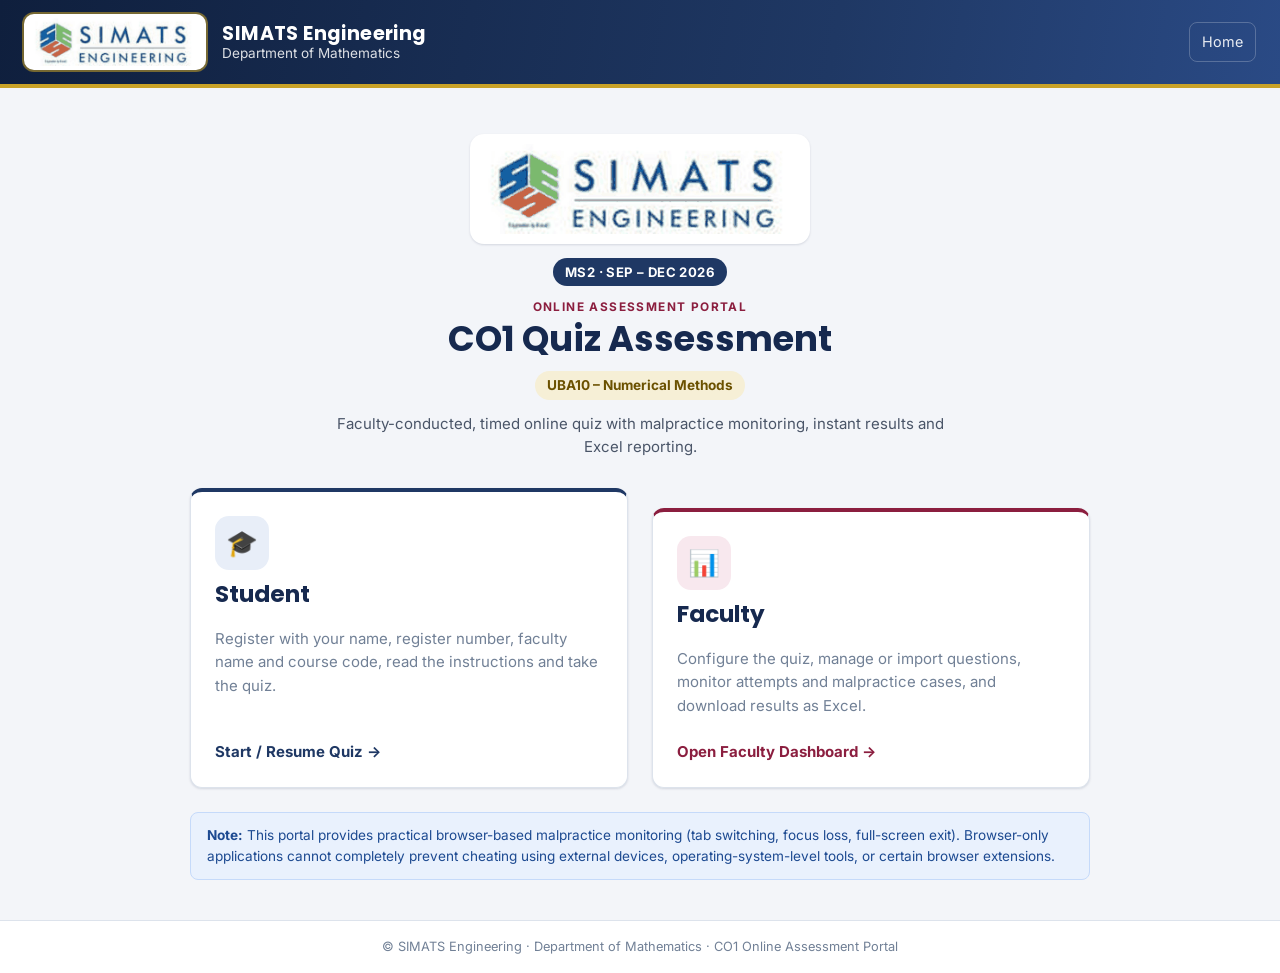
<file: index.html>
<!DOCTYPE html>
<html lang="en">
<head>
  <meta charset="UTF-8">
  <meta name="viewport" content="width=device-width, initial-scale=1">
  <title>Home · CO1 Quiz Portal · SIMATS Engineering</title>
  <link rel="preconnect" href="https://fonts.googleapis.com">
  <link rel="stylesheet" href="https://fonts.googleapis.com/css2?family=Inter:wght@400;500;600;700;800&family=Poppins:wght@600;700;800&display=swap">
  <link rel="stylesheet" href="css/style.css">
</head>
<body>
  <header class="portal-header">
    <div class="inner">
      <div class="brand-logo">
        <img class="inst-logo" src="img/simats-logo.png" alt="SIMATS Engineering" onload="this.parentNode.classList.add('has-logo')" onerror="this.remove()">
        <div class="emblem" aria-hidden="true">
        <svg viewBox="0 0 32 32"><path fill="#1f3864" d="M16 4 1 11l15 7 12-5.6V20h2v-8.6L31 11z"/><path fill="#8b1e3f" d="M7 15.2V21c0 2.5 4 4.5 9 4.5s9-2 9-4.5v-5.8l-9 4.2z"/><circle cx="29" cy="22" r="1.6" fill="#c9a227"/></svg></div>
      </div>
      <div class="brand-text">
        <div class="inst" data-config="institution">SIMATS Engineering</div>
        <div class="dept" data-config="department">Department of Mathematics</div>
      </div>
      <div class="spacer"></div>
      <a class="header-link" href="index.html">Home</a>
    </div>
  </header>
  <main class="page">
    <section class="hero">
      <img class="hero-logo" src="img/simats-logo.png" alt="SIMATS Engineering">
      <div class="session-chip" data-config="sessionLabel">MS2 · SEP – DEC 2026</div>
      <div class="eyebrow" style="margin-top:12px">Online Assessment Portal</div>
      <h1 data-config="quizTitle">CO1 Quiz Assessment</h1>
      <div class="course-chip" data-config="courseName">UBA10 – Numerical Methods</div>
      <p>Faculty-conducted, timed online quiz with malpractice monitoring, instant results and Excel reporting.</p>
    </section>
    <div class="entry-grid">
      <a class="card entry-card" href="student.html">
        <div class="entry-icon">🎓</div>
        <h2>Student</h2>
        <p class="muted">Register with your name, register number, faculty name and course code, read the instructions and take the quiz.</p>
        <span class="go">Start / Resume Quiz →</span>
      </a>
      <a class="card entry-card faculty" href="faculty.html">
        <div class="entry-icon">📊</div>
        <h2>Faculty</h2>
        <p class="muted">Configure the quiz, manage or import questions, monitor attempts and malpractice cases, and download results as Excel.</p>
        <span class="go">Open Faculty Dashboard →</span>
      </a>
    </div>
    <div class="notice alert alert-info small">
      <b>Note:</b> This portal provides practical browser-based malpractice monitoring (tab switching, focus loss,
      full-screen exit). Browser-only applications cannot completely prevent cheating using external devices,
      operating-system-level tools, or certain browser extensions.
    </div>
  </main>
  <footer class="portal-footer">
    © SIMATS Engineering · Department of Mathematics · CO1 Online Assessment Portal
  </footer>
  <script src="js/site-config.js"></script>
  <script src="js/app.js"></script>
  <script src="js/questions.js"></script>
  <script>CO1.data.getConfig().then(CO1.ui.applyBranding);</script>
  <script>
    /* Shown only if the page was opened without its js/css folders (e.g. straight from a zip or WhatsApp) */
    if (!window.CO1) document.body.innerHTML = '<div style="font-family:Arial,sans-serif;max-width:640px;margin:60px auto;padding:24px 28px;border:2px solid #c0392b;border-radius:12px;line-height:1.6"><h2 style="color:#c0392b;margin-top:0">Quiz files not found</h2><p>This page was opened <b>without its supporting files</b>, so the quiz cannot start.</p><ol><li>If you received a <b>zip file</b>: right-click it → <b>Extract All</b>, then open <b>index.html</b> from the extracted <b>quiz-app</b> folder (do not open it from inside the zip).</li><li>If you received a <b>link</b>: open the link in Google Chrome instead of a downloaded file.</li></ol></div>';
  </script>
</body>
</html>
</file>
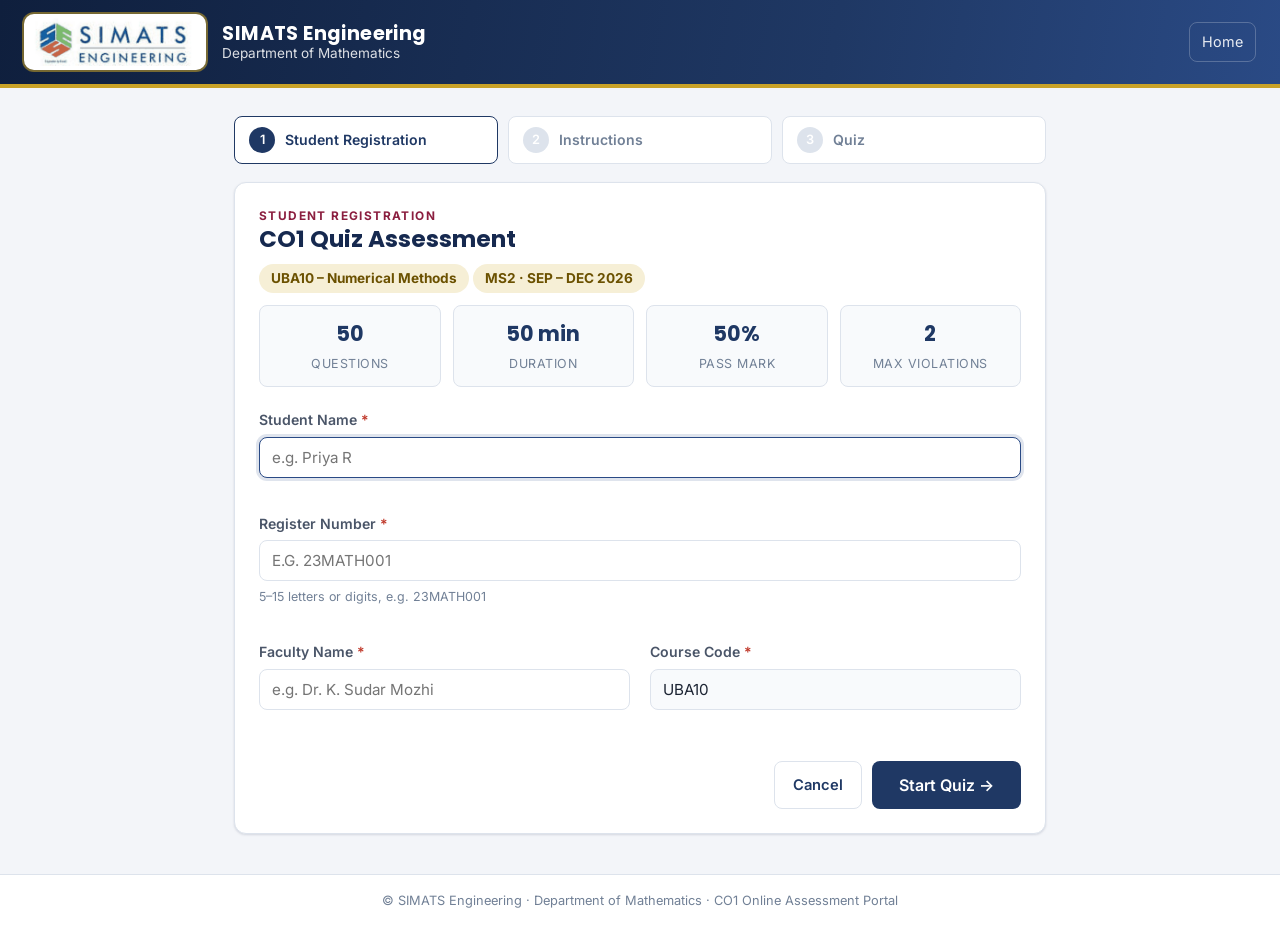
<file: quiz.html>
<!DOCTYPE html>
<html lang="en">
<head>
  <meta charset="UTF-8">
  <meta name="viewport" content="width=device-width, initial-scale=1">
  <title>Quiz · CO1 Quiz Portal · SIMATS Engineering</title>
  <link rel="preconnect" href="https://fonts.googleapis.com">
  <link rel="stylesheet" href="https://fonts.googleapis.com/css2?family=Inter:wght@400;500;600;700;800&family=Poppins:wght@600;700;800&display=swap">
  <link rel="stylesheet" href="css/style.css">
</head>
<body>
  <header class="portal-header">
    <div class="inner">
      <div class="brand-logo">
        <img class="inst-logo" src="img/simats-logo.png" alt="SIMATS Engineering" onload="this.parentNode.classList.add('has-logo')" onerror="this.remove()">
        <div class="emblem" aria-hidden="true">
        <svg viewBox="0 0 32 32"><path fill="#1f3864" d="M16 4 1 11l15 7 12-5.6V20h2v-8.6L31 11z"/><path fill="#8b1e3f" d="M7 15.2V21c0 2.5 4 4.5 9 4.5s9-2 9-4.5v-5.8l-9 4.2z"/><circle cx="29" cy="22" r="1.6" fill="#c9a227"/></svg></div>
      </div>
      <div class="brand-text">
        <div class="inst" data-config="institution">SIMATS Engineering</div>
        <div class="dept" data-config="department">Department of Mathematics</div>
      </div>
      <div class="spacer"></div>
      <span class="small" style="opacity:.85">Secure Assessment Mode</span>
    </div>
  </header>
  <div id="storageError" class="storage-error" hidden></div>
  <section class="exam-bar">
    <div class="inner">
      <div>
        <h1 class="exam-title"><span id="examTitle">CO1 QUIZ ASSESSMENT</span> <small class="exam-course" data-config="courseName">UBA10 – Numerical Methods</small> <small class="exam-course" data-config="sessionLabel">MS2 · SEP – DEC 2026</small></h1>
        <div class="exam-info">
          <span>Student Name: <b id="infoName">–</b></span>
          <span>Register Number: <b id="infoReg">–</b></span>
          <span>Faculty: <b id="infoFaculty">–</b></span>
          <span>Course Code: <b id="infoCourse">–</b></span>
        </div>
      </div>
      <div id="violationPill" class="violation-pill" title="Leaving the quiz screen is recorded as a violation">
        Malpractice Violations: <span id="violationCount">0 / 2</span>
      </div>
      <div id="timerBox" class="timer-box" role="timer" aria-live="off">
        <div class="lbl">Time Remaining</div>
        <div class="t" id="timer">30:00</div>
      </div>
    </div>
    <div class="progress-wrap">
      <div class="progress" aria-hidden="true"><div id="progressBar" class="progress-bar"></div></div>
      <span id="progressText">0 answered</span>
    </div>
  </section>

  <main class="page" id="quizApp">
    <div class="exam-wrap">
      <div id="examLayout" class="exam-layout">
        <article class="card question-card">
          <div id="questionCard"><p class="muted">Loading questions…</p></div>
          <div class="q-actions">
            <button type="button" id="btnClear" class="btn btn-secondary">Clear Response</button>
            <div class="grp">
              <button type="button" id="btnPrev" class="btn btn-secondary">← Previous</button>
              <button type="button" id="btnNext" class="btn btn-primary">Next →</button>
              <button type="button" id="btnSubmit2" class="btn btn-success" hidden>Submit Quiz</button>
            </div>
          </div>
          <div id="navHint" class="nav-hint" hidden>Backward navigation is disabled for this quiz.</div>
        </article>
        <aside class="card side-panel">
          <h4>Question Navigation</h4>
          <div id="palette" class="palette"></div>
          <div class="legend">
            <div><i class="lg-ans"></i>Answered <b id="cntAnswered">0</b></div>
            <div><i class="lg-not"></i>Not answered <b id="cntNotAnswered">0</b></div>
            <div><i class="lg-nv"></i>Not visited <b id="cntNotVisited">0</b></div>
          </div>
          <button type="button" id="btnSubmit" class="btn btn-success btn-lg">Submit Quiz</button>
          <p class="small muted mt-2">Keyboard: A–D to choose, ← → to move.</p>
        </aside>
      </div>
      <div id="gate" class="gate" hidden></div>
    </div>
  </main>
  <footer class="portal-footer">
    © SIMATS Engineering · Department of Mathematics · CO1 Online Assessment Portal
  </footer>
  <script src="js/site-config.js"></script>
  <script src="js/app.js"></script>
  <script src="js/questions.js"></script>
  <script src="js/malpractice.js"></script>
  <script src="js/results.js"></script>
  <script src="js/quiz.js"></script>
  <script>
    /* Shown only if the page was opened without its js/css folders (e.g. straight from a zip or WhatsApp) */
    if (!window.CO1) document.body.innerHTML = '<div style="font-family:Arial,sans-serif;max-width:640px;margin:60px auto;padding:24px 28px;border:2px solid #c0392b;border-radius:12px;line-height:1.6"><h2 style="color:#c0392b;margin-top:0">Quiz files not found</h2><p>This page was opened <b>without its supporting files</b>, so the quiz cannot start.</p><ol><li>If you received a <b>zip file</b>: right-click it → <b>Extract All</b>, then open <b>index.html</b> from the extracted <b>quiz-app</b> folder (do not open it from inside the zip).</li><li>If you received a <b>link</b>: open the link in Google Chrome instead of a downloaded file.</li></ol></div>';
  </script>
</body>
</html>
</file>
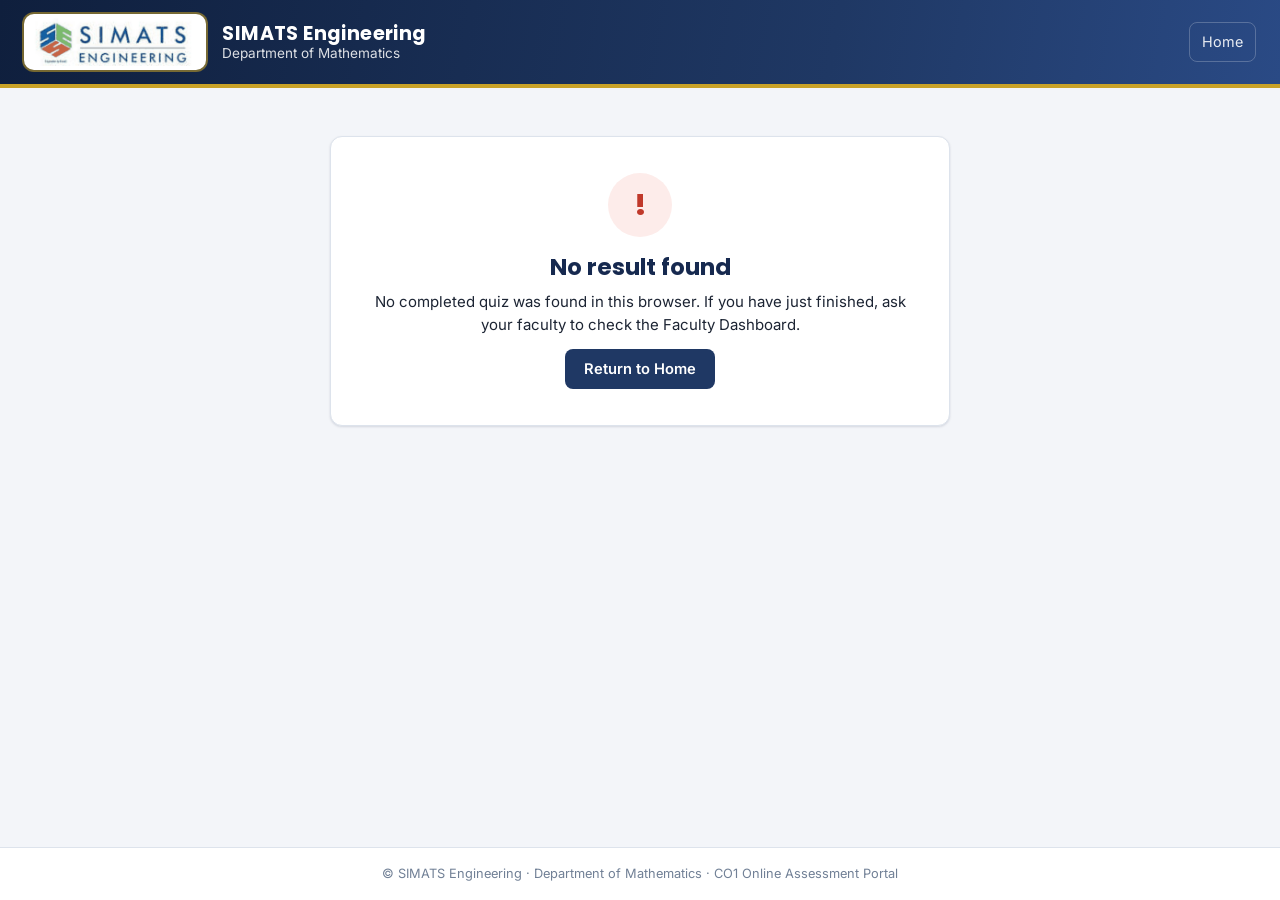
<file: result.html>
<!DOCTYPE html>
<html lang="en">
<head>
  <meta charset="UTF-8">
  <meta name="viewport" content="width=device-width, initial-scale=1">
  <title>Result · CO1 Quiz Portal · SIMATS Engineering</title>
  <link rel="preconnect" href="https://fonts.googleapis.com">
  <link rel="stylesheet" href="https://fonts.googleapis.com/css2?family=Inter:wght@400;500;600;700;800&family=Poppins:wght@600;700;800&display=swap">
  <link rel="stylesheet" href="css/style.css">
</head>
<body>
  <header class="portal-header">
    <div class="inner">
      <div class="brand-logo">
        <img class="inst-logo" src="img/simats-logo.png" alt="SIMATS Engineering" onload="this.parentNode.classList.add('has-logo')" onerror="this.remove()">
        <div class="emblem" aria-hidden="true">
        <svg viewBox="0 0 32 32"><path fill="#1f3864" d="M16 4 1 11l15 7 12-5.6V20h2v-8.6L31 11z"/><path fill="#8b1e3f" d="M7 15.2V21c0 2.5 4 4.5 9 4.5s9-2 9-4.5v-5.8l-9 4.2z"/><circle cx="29" cy="22" r="1.6" fill="#c9a227"/></svg></div>
      </div>
      <div class="brand-text">
        <div class="inst" data-config="institution">SIMATS Engineering</div>
        <div class="dept" data-config="department">Department of Mathematics</div>
      </div>
      <div class="spacer"></div>
      <a class="header-link" href="index.html">Home</a>
    </div>
  </header>
  <main class="page narrow" id="resultApp">
    <p class="muted">Loading result…</p>
  </main>
  <footer class="portal-footer">
    © SIMATS Engineering · Department of Mathematics · CO1 Online Assessment Portal
  </footer>
  <script src="js/site-config.js"></script>
  <script src="js/app.js"></script>
  <script src="js/questions.js"></script>
  <script src="js/malpractice.js"></script>
  <script src="js/results.js"></script>

  <script>
    /* Shown only if the page was opened without its js/css folders (e.g. straight from a zip or WhatsApp) */
    if (!window.CO1) document.body.innerHTML = '<div style="font-family:Arial,sans-serif;max-width:640px;margin:60px auto;padding:24px 28px;border:2px solid #c0392b;border-radius:12px;line-height:1.6"><h2 style="color:#c0392b;margin-top:0">Quiz files not found</h2><p>This page was opened <b>without its supporting files</b>, so the quiz cannot start.</p><ol><li>If you received a <b>zip file</b>: right-click it → <b>Extract All</b>, then open <b>index.html</b> from the extracted <b>quiz-app</b> folder (do not open it from inside the zip).</li><li>If you received a <b>link</b>: open the link in Google Chrome instead of a downloaded file.</li></ol></div>';
  </script>
</body>
</html>
</file>
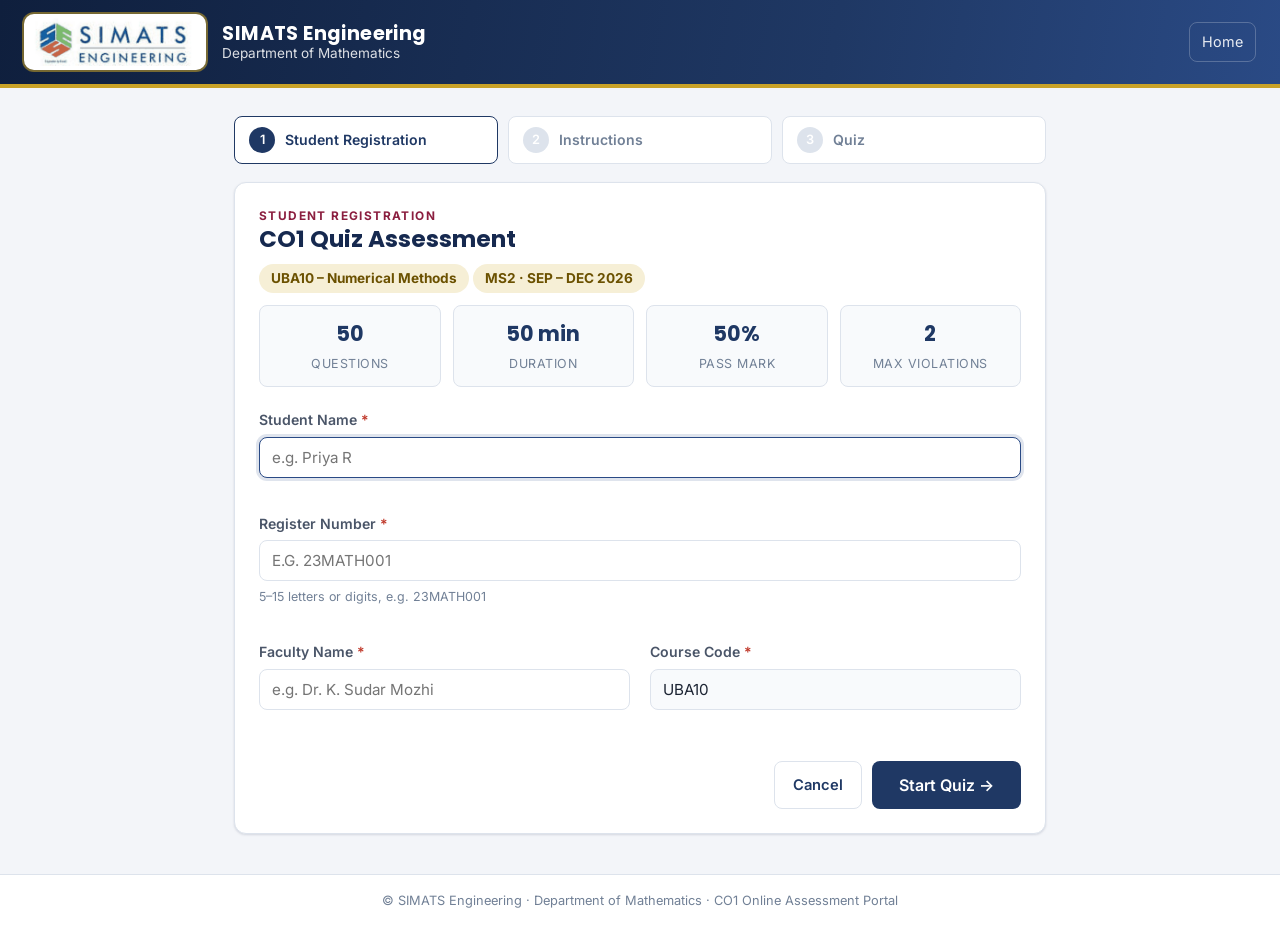
<file: student.html>
<!DOCTYPE html>
<html lang="en">
<head>
  <meta charset="UTF-8">
  <meta name="viewport" content="width=device-width, initial-scale=1">
  <title>Student Registration · CO1 Quiz Portal · SIMATS Engineering</title>
  <link rel="preconnect" href="https://fonts.googleapis.com">
  <link rel="stylesheet" href="https://fonts.googleapis.com/css2?family=Inter:wght@400;500;600;700;800&family=Poppins:wght@600;700;800&display=swap">
  <link rel="stylesheet" href="css/style.css">
</head>
<body>
  <header class="portal-header">
    <div class="inner">
      <div class="brand-logo">
        <img class="inst-logo" src="img/simats-logo.png" alt="SIMATS Engineering" onload="this.parentNode.classList.add('has-logo')" onerror="this.remove()">
        <div class="emblem" aria-hidden="true">
        <svg viewBox="0 0 32 32"><path fill="#1f3864" d="M16 4 1 11l15 7 12-5.6V20h2v-8.6L31 11z"/><path fill="#8b1e3f" d="M7 15.2V21c0 2.5 4 4.5 9 4.5s9-2 9-4.5v-5.8l-9 4.2z"/><circle cx="29" cy="22" r="1.6" fill="#c9a227"/></svg></div>
      </div>
      <div class="brand-text">
        <div class="inst" data-config="institution">SIMATS Engineering</div>
        <div class="dept" data-config="department">Department of Mathematics</div>
      </div>
      <div class="spacer"></div>
      <a class="header-link" href="index.html">Home</a>
    </div>
  </header>
  <main class="page narrow">
    <!-- STEP 1: REGISTRATION -->
    <section id="regStep">
      <div class="steps"><div class="step active"><span class="n">1</span>Student Registration</div><div class="step"><span class="n">2</span>Instructions</div><div class="step"><span class="n">3</span>Quiz</div></div>
      <div class="card">
        <div class="eyebrow">Student Registration</div>
        <h2 data-config="quizTitle">CO1 Quiz Assessment</h2>
        <div class="course-chip" data-config="courseName">UBA10 – Numerical Methods</div> <div class="course-chip" data-config="sessionLabel">MS2 · SEP – DEC 2026</div>
        <div class="facts">
          <div class="fact"><b id="factQuestions">–</b><span>Questions</span></div>
          <div class="fact"><b id="factDuration">–</b><span>Duration</span></div>
          <div class="fact"><b id="factPass">–</b><span>Pass mark</span></div>
          <div class="fact"><b id="factViolations">–</b><span>Max violations</span></div>
        </div>
        <form id="regForm" class="form-grid" novalidate autocomplete="off">
          <label class="span-2"><span>Student Name <span class="req">*</span></span>
            <input id="studentName" class="form-control" maxlength="80" placeholder="e.g. Priya R" autofocus>
            <span id="studentNameErr" class="field-error"></span>
          </label>
          <label class="span-2"><span>Register Number <span class="req">*</span></span>
            <input id="regNo" class="form-control" maxlength="20" placeholder="e.g. 23MATH001" style="text-transform:uppercase">
            <span id="regNoHint" class="field-hint"></span>
            <span id="regNoErr" class="field-error"></span>
          </label>
          <label><span>Faculty Name <span class="req">*</span></span>
            <input id="facultyName" class="form-control" maxlength="80" placeholder="e.g. Dr. K. Sudar Mozhi">
            <span id="facultyNameErr" class="field-error"></span>
          </label>
          <label><span>Course Code <span class="req">*</span></span>
            <input id="courseCode" class="form-control" maxlength="20" placeholder="e.g. MAT101" style="text-transform:uppercase">
            <span id="courseCodeErr" class="field-error"></span>
          </label>
          <div class="span-2 btn-row end">
            <a class="btn btn-secondary" href="index.html">Cancel</a>
            <button type="submit" class="btn btn-primary btn-lg">Start Quiz →</button>
          </div>
        </form>
      </div>
    </section>

    <!-- STEP 2: INSTRUCTIONS -->
    <section id="instStep" hidden>
      <div class="steps"><div class="step done"><span class="n">✓</span>Student Registration</div><div class="step active"><span class="n">2</span>Instructions</div><div class="step"><span class="n">3</span>Quiz</div></div>
      <div class="card instructions">
        <div class="confirm-box">
          <div><span>Student</span><b id="confirmName"></b></div>
          <div><span>Register No.</span><b id="confirmReg"></b></div>
          <div><span>Faculty</span><b id="confirmFaculty"></b></div>
          <div><span>Course Code</span><b id="confirmCourse"></b></div>
        </div>
        <h2>Quiz Instructions</h2>
        <p class="muted">The quiz has <b id="instQuestions">–</b> multiple-choice questions and must be completed in <b id="instDuration">–</b> minutes. It is submitted automatically when the time is over.</p>
        <ol>
          <li>Do not open another browser tab.</li>
          <li>Do not switch to another application or window.</li>
          <li>Do not minimize the browser.</li>
          <li>Do not use browser extensions or external assistance.</li>
          <li>Do not use search engines or other websites.</li>
          <li>Do not use AI tools or other external resources.</li>
          <li>Stay on the quiz screen until submission.</li>
          <li id="instFullscreen" hidden>The quiz runs in <b>full-screen mode</b>. Leaving full-screen mode is recorded as a violation.</li>
          <li>Copy, paste, right-click and developer-tool shortcuts are disabled.</li>
          <li id="instNoBack" hidden>You <b>cannot return</b> to a previous question once you move forward.</li>
          <li>If the page is refreshed accidentally, your answers and timer are restored. Leaving the page for a long time is recorded as a violation.</li>
          <li class="key">Any suspicious screen/tab switching will be recorded as a malpractice violation.</li>
          <li class="key">Maximum <span id="instViolations">2</span> violations are allowed.</li>
          <li class="key">On the <span id="instTerminate">3rd</span> violation, the quiz will automatically terminate and the result will be marked as MALPRACTICE.</li>
        </ol>
        <div class="ext-warning" role="alert">
          <span aria-hidden="true">⚠</span>
          <span>Do not use browser extensions, AI assistants, search tools, or any external resources during the assessment.</span>
        </div>
        <div class="agree-box">
          <label class="check"><input type="checkbox" id="agree"> I have read and understood the instructions.</label>
        </div>
        <div class="btn-row end">
          <button type="button" id="btnBack" class="btn btn-secondary">← Edit Details</button>
          <button type="button" id="btnBegin" class="btn btn-primary btn-lg" disabled>I Agree — Begin Quiz</button>
        </div>
      </div>
    </section>

    <section id="blockStep" hidden></section>
  </main>
  <footer class="portal-footer">
    © SIMATS Engineering · Department of Mathematics · CO1 Online Assessment Portal
  </footer>
  <script src="js/site-config.js"></script>
  <script src="js/app.js"></script>
  <script src="js/questions.js"></script>
  <script src="js/malpractice.js"></script>
  <script src="js/results.js"></script>
  <script src="js/student.js"></script>
  <script>
    /* Shown only if the page was opened without its js/css folders (e.g. straight from a zip or WhatsApp) */
    if (!window.CO1) document.body.innerHTML = '<div style="font-family:Arial,sans-serif;max-width:640px;margin:60px auto;padding:24px 28px;border:2px solid #c0392b;border-radius:12px;line-height:1.6"><h2 style="color:#c0392b;margin-top:0">Quiz files not found</h2><p>This page was opened <b>without its supporting files</b>, so the quiz cannot start.</p><ol><li>If you received a <b>zip file</b>: right-click it → <b>Extract All</b>, then open <b>index.html</b> from the extracted <b>quiz-app</b> folder (do not open it from inside the zip).</li><li>If you received a <b>link</b>: open the link in Google Chrome instead of a downloaded file.</li></ol></div>';
  </script>
</body>
</html>
</file>
<file: css/style.css>
/* =============================================================================
 * CO1 Quiz Assessment Portal — style.css
 * SIMATS Engineering · Department of Mathematics
 * Pure CSS (no framework) — responsive, desktop-first, print-friendly
 * ========================================================================== */

/* ---------- Design tokens ---------- */
:root {
  --navy-900: #0f1f3d;
  --navy-800: #16294f;
  --navy-700: #1f3864;
  --navy-600: #2a4a85;
  --navy-100: #e8eef8;
  --maroon: #8b1e3f;
  --maroon-600: #a32a4f;
  --gold: #c9a227;
  --gold-soft: #f6efd6;

  --bg: #f3f5f9;
  --surface: #ffffff;
  --surface-2: #f8fafc;
  --border: #dde3ec;
  --text: #1c2433;
  --text-2: #4a5568;
  --muted: #718096;

  --success: #1e7b34;
  --success-bg: #e6f4ea;
  --danger: #c0392b;
  --danger-bg: #fdecea;
  --warning: #b7791f;
  --warning-bg: #fff6e0;
  --info: #2a6fdb;
  --info-bg: #e9f1fd;

  --radius: 12px;
  --radius-sm: 8px;
  --shadow-sm: 0 1px 2px rgba(15, 31, 61, .06), 0 1px 3px rgba(15, 31, 61, .08);
  --shadow: 0 4px 16px rgba(15, 31, 61, .08);
  --shadow-lg: 0 18px 50px rgba(15, 31, 61, .25);
  --font: 'Inter', 'Segoe UI', system-ui, -apple-system, Roboto, 'Helvetica Neue', Arial, sans-serif;
  --font-head: 'Poppins', 'Inter', 'Segoe UI', system-ui, sans-serif;
}

*, *::before, *::after { box-sizing: border-box; }
html { -webkit-text-size-adjust: 100%; }
body {
  margin: 0;
  font-family: var(--font);
  font-size: 15px;
  line-height: 1.55;
  color: var(--text);
  background: var(--bg);
  min-height: 100vh;
  display: flex;
  flex-direction: column;
}
h1, h2, h3, h4 { font-family: var(--font-head); color: var(--navy-800); margin: 0 0 .5rem; line-height: 1.25; }
h1 { font-size: 1.9rem; } h2 { font-size: 1.45rem; } h3 { font-size: 1.15rem; } h4 { font-size: 1rem; }
p { margin: 0 0 .8rem; }
a { color: var(--navy-600); }
code { background: var(--navy-100); padding: .1em .35em; border-radius: 4px; font-size: .9em; }
[hidden] { display: none !important; }
.muted { color: var(--muted); } .small { font-size: .85rem; } .center { text-align: center; justify-content: center; }
.text-success { color: var(--success); } .text-danger { color: var(--danger); }
.mt-2 { margin-top: .75rem; } .mt-3 { margin-top: 1.25rem; }
.no-select { -webkit-user-select: none; user-select: none; }
.no-select input, .no-select textarea { -webkit-user-select: text; user-select: text; }

/* ---------- Portal header ---------- */
.portal-header {
  background: linear-gradient(100deg, var(--navy-900) 0%, var(--navy-700) 65%, var(--navy-600) 100%);
  color: #fff;
  border-bottom: 4px solid var(--gold);
}
.portal-header .inner {
  max-width: 1280px; margin: 0 auto; padding: 14px 24px;
  display: flex; align-items: center; gap: 16px;
}
.emblem {
  width: 50px; height: 50px; flex: none; border-radius: 50%;
  background: #fff; display: grid; place-items: center;
  box-shadow: 0 0 0 3px rgba(201, 162, 39, .55);
}
.emblem svg { width: 30px; height: 30px; }
.brand-logo { display: flex; align-items: center; flex: none; }
.brand-logo .inst-logo { display: none; height: 56px; width: auto; max-width: 240px; object-fit: contain; background: #fff; padding: 4px 10px; border-radius: 10px; box-shadow: 0 0 0 2px rgba(201, 162, 39, .55); }
.brand-logo.has-logo .inst-logo { display: block; }
.brand-logo.has-logo .emblem { display: none; }
.course-chip { display: inline-block; margin: 2px 0 12px; padding: 4px 12px; border-radius: 999px; background: var(--gold-soft); color: #6b5100; font-weight: 700; font-size: .85rem; }
.exam-course { font-family: var(--font); font-size: .8rem; font-weight: 600; letter-spacing: 0; color: var(--maroon); margin-left: 6px; }
.brand-text { line-height: 1.2; }
.brand-text .inst { font-family: var(--font-head); font-weight: 700; font-size: 1.2rem; letter-spacing: .4px; }
.brand-text .dept { font-size: .85rem; opacity: .85; }
.portal-header .spacer { flex: 1; }
.portal-header .header-link { color: #fff; text-decoration: none; font-size: .9rem; opacity: .9; padding: 8px 12px; border-radius: 8px; border: 1px solid rgba(255,255,255,.25); background: transparent; cursor: pointer; font-family: inherit; }
.portal-header .header-link:hover { background: rgba(255, 255, 255, .1); opacity: 1; }

main.page { flex: 1; width: 100%; max-width: 1280px; margin: 0 auto; padding: 28px 24px 40px; }
main.page.narrow { max-width: 860px; }
.portal-footer { text-align: center; font-size: .8rem; color: var(--muted); padding: 16px; border-top: 1px solid var(--border); background: var(--surface); }

/* ---------- Cards ---------- */
.card { background: var(--surface); border: 1px solid var(--border); border-radius: var(--radius); box-shadow: var(--shadow-sm); padding: 24px; }
.card + .card { margin-top: 20px; }
.card-title { display: flex; align-items: center; gap: 10px; margin-bottom: 14px; }
.card-head { display: flex; align-items: center; justify-content: space-between; gap: 12px; flex-wrap: wrap; margin-bottom: 16px; }
.card-head h3 { margin: 0; }
.eyebrow { text-transform: uppercase; letter-spacing: 1.4px; font-size: .74rem; font-weight: 700; color: var(--maroon); }

/* ---------- Buttons ---------- */
.btn {
  display: inline-flex; align-items: center; justify-content: center; gap: 8px;
  font: 600 .92rem var(--font); padding: 10px 18px; border-radius: var(--radius-sm);
  border: 1px solid transparent; cursor: pointer; text-decoration: none; white-space: nowrap;
  transition: background .15s, box-shadow .15s, transform .05s, border-color .15s;
  color: var(--text); background: var(--surface);
}
.btn:active:not(:disabled) { transform: translateY(1px); }
.btn:focus-visible { outline: 3px solid rgba(42, 74, 133, .35); outline-offset: 2px; }
.btn:disabled { opacity: .5; cursor: not-allowed; }
.btn-primary { background: var(--navy-700); color: #fff; }
.btn-primary:hover:not(:disabled) { background: var(--navy-800); }
.btn-secondary { background: var(--surface); border-color: var(--border); color: var(--navy-700); }
.btn-secondary:hover:not(:disabled) { background: var(--navy-100); }
.btn-success { background: var(--success); color: #fff; }
.btn-success:hover:not(:disabled) { background: #186629; }
.btn-danger { background: var(--danger); color: #fff; }
.btn-danger:hover:not(:disabled) { background: #a5301f; }
.btn-maroon { background: var(--maroon); color: #fff; }
.btn-maroon:hover:not(:disabled) { background: var(--maroon-600); }
.btn-ghost-danger { background: transparent; color: var(--danger); border-color: #f2c4bf; }
.btn-ghost-danger:hover:not(:disabled) { background: var(--danger-bg); }
.btn-lg { padding: 13px 26px; font-size: 1rem; }
.btn-sm { padding: 5px 10px; font-size: .8rem; }
.btn-icon { padding: 5px 9px; background: var(--surface-2); border-color: var(--border); }
.btn-row { display: flex; gap: 10px; flex-wrap: wrap; margin-top: 16px; }
.btn-row.end { justify-content: flex-end; }

/* ---------- Forms ---------- */
.form-grid { display: grid; grid-template-columns: repeat(2, minmax(0, 1fr)); gap: 16px 20px; }
.form-grid .span-2 { grid-column: span 2; }
label { display: flex; flex-direction: column; gap: 6px; font-weight: 600; font-size: .88rem; color: var(--text-2); }
label .req { color: var(--danger); }
.form-control {
  font: 400 .95rem var(--font); color: var(--text); width: 100%;
  padding: 10px 12px; border: 1px solid var(--border); border-radius: var(--radius-sm); background: #fff;
  transition: border-color .15s, box-shadow .15s;
}
.form-control:focus { outline: none; border-color: var(--navy-600); box-shadow: 0 0 0 3px rgba(42, 74, 133, .15); }
.form-control.is-invalid { border-color: var(--danger); box-shadow: 0 0 0 3px rgba(192, 57, 43, .12); }
.form-control[readonly] { background: var(--surface-2); }
.field-error { color: var(--danger); font-size: .8rem; font-weight: 500; min-height: 1em; }
.field-hint { color: var(--muted); font-size: .78rem; font-weight: 400; }
.check { flex-direction: row; align-items: flex-start; gap: 10px; font-weight: 500; cursor: pointer; }
.check input { width: 18px; height: 18px; margin-top: 2px; accent-color: var(--navy-700); flex: none; }
.switch-row { display: flex; align-items: center; justify-content: space-between; gap: 12px; padding: 10px 0; border-bottom: 1px dashed var(--border); font-weight: 500; flex-direction: row; }
.switch-row small { display: block; color: var(--muted); font-weight: 400; }
.switch-row input { width: 20px; height: 20px; accent-color: var(--navy-700); flex: none; }

/* ---------- Badges & alerts ---------- */
.badge { display: inline-block; padding: 3px 9px; border-radius: 999px; font-size: .74rem; font-weight: 700; letter-spacing: .3px; }
.badge-success { background: var(--success-bg); color: var(--success); }
.badge-danger { background: var(--danger-bg); color: var(--danger); }
.badge-warning { background: var(--warning-bg); color: var(--warning); }
.badge-primary { background: var(--navy-100); color: var(--navy-700); }
.badge-dark { background: var(--navy-900); color: #fff; }
.alert { padding: 12px 16px; border-radius: var(--radius-sm); border: 1px solid; margin-bottom: 14px; }
.alert-warning { background: var(--warning-bg); border-color: #f3dca5; color: #6b4a10; }
.alert-danger { background: var(--danger-bg); border-color: #f2c4bf; color: #7d1f15; }
.alert-info { background: var(--info-bg); border-color: #c5dafa; color: #1d4a91; }
.alert ul { margin: .4rem 0 0; padding-left: 1.2rem; }

/* ---------- Landing ---------- */
.hero { text-align: center; padding: 18px 0 30px; }
.hero h1 { font-size: 2.2rem; }
.hero p { color: var(--text-2); max-width: 640px; margin: 0 auto; }
.entry-grid { display: grid; grid-template-columns: repeat(2, minmax(0, 1fr)); gap: 24px; max-width: 900px; margin: 0 auto; }
.entry-card { text-decoration: none; color: inherit; display: flex; flex-direction: column; gap: 10px; transition: transform .15s, box-shadow .15s; border-top: 4px solid var(--navy-700); }
.entry-card.faculty { border-top-color: var(--maroon); }
.entry-card:hover { transform: translateY(-3px); box-shadow: var(--shadow); }
.entry-icon { width: 54px; height: 54px; border-radius: 14px; background: var(--navy-100); display: grid; place-items: center; font-size: 1.6rem; }
.entry-card.faculty .entry-icon { background: #f8e8ee; }
.entry-card .go { margin-top: auto; font-weight: 700; color: var(--navy-700); }
.entry-card.faculty .go { color: var(--maroon); }
.notice { max-width: 900px; margin: 24px auto 0; }

/* ---------- Quiz facts strip ---------- */
.facts { display: grid; grid-template-columns: repeat(4, minmax(0, 1fr)); gap: 12px; margin: 0 0 22px; }
.fact { background: var(--surface-2); border: 1px solid var(--border); border-radius: var(--radius-sm); padding: 12px; text-align: center; }
.fact b { display: block; font-size: 1.3rem; color: var(--navy-700); font-family: var(--font-head); }
.fact span { font-size: .78rem; color: var(--muted); text-transform: uppercase; letter-spacing: .5px; }

/* ---------- Steps ---------- */
.steps { display: flex; gap: 10px; margin-bottom: 18px; }
.step { flex: 1; display: flex; align-items: center; gap: 10px; padding: 10px 14px; border-radius: var(--radius-sm); background: var(--surface); border: 1px solid var(--border); color: var(--muted); font-weight: 600; font-size: .88rem; }
.step .n { width: 26px; height: 26px; border-radius: 50%; display: grid; place-items: center; background: var(--border); color: #fff; font-size: .8rem; }
.step.active { border-color: var(--navy-700); color: var(--navy-700); }
.step.active .n { background: var(--navy-700); }
.step.done .n { background: var(--success); }

/* ---------- Instructions ---------- */
.instructions ol { padding-left: 1.3rem; margin: 0 0 1rem; }
.instructions li { margin: .35rem 0; }
.instructions li.key { font-weight: 600; color: var(--maroon); }
.ext-warning { display: flex; gap: 12px; align-items: flex-start; background: var(--danger-bg); border: 1px solid #f2c4bf; border-left: 5px solid var(--danger); border-radius: var(--radius-sm); padding: 14px 16px; margin: 14px 0; color: #7d1f15; font-weight: 600; }
.confirm-box { display: grid; grid-template-columns: repeat(4, minmax(0, 1fr)); gap: 10px; background: var(--navy-100); border-radius: var(--radius-sm); padding: 12px 16px; margin-bottom: 16px; }
.confirm-box div span { display: block; font-size: .72rem; color: var(--muted); text-transform: uppercase; letter-spacing: .5px; }
.confirm-box div b { color: var(--navy-800); word-break: break-word; }
.agree-box { border: 2px solid var(--navy-700); background: #fbfcff; border-radius: var(--radius-sm); padding: 14px; }

/* ---------- State cards (errors, blocks) ---------- */
.state-card { text-align: center; max-width: 620px; margin: 20px auto; padding: 36px 28px; }
.state-icon { width: 64px; height: 64px; border-radius: 50%; display: grid; place-items: center; margin: 0 auto 16px; font: 800 1.8rem var(--font-head); }
.state-icon.danger { background: var(--danger-bg); color: var(--danger); }
.state-icon.warning { background: var(--warning-bg); color: var(--warning); }
.state-icon.primary { background: var(--navy-100); color: var(--navy-700); }
.state-icon.big { width: 72px; height: 72px; margin: 0; background: rgba(255,255,255,.18); color: #fff; }

/* ---------- Exam bar (quiz header) ---------- */
.exam-bar { background: var(--surface); border-bottom: 1px solid var(--border); box-shadow: var(--shadow-sm); position: sticky; top: 0; z-index: 20; }
.exam-bar .inner { max-width: 1280px; margin: 0 auto; padding: 12px 24px; display: grid; grid-template-columns: 1fr auto auto; gap: 18px; align-items: center; }
.exam-title { font-family: var(--font-head); font-weight: 800; letter-spacing: 1px; color: var(--navy-800); font-size: 1.15rem; margin: 0 0 4px; }
.exam-info { display: flex; flex-wrap: wrap; gap: 4px 22px; font-size: .85rem; color: var(--text-2); }
.exam-info b { color: var(--text); }
.timer-box { text-align: center; padding: 8px 18px; border-radius: var(--radius-sm); background: var(--navy-100); border: 1px solid #cfdaee; min-width: 150px; }
.timer-box .lbl { font-size: .7rem; text-transform: uppercase; letter-spacing: 1px; color: var(--text-2); font-weight: 700; }
.timer-box .t { font: 800 1.7rem/1.1 'Consolas', 'Courier New', monospace; color: var(--navy-800); font-variant-numeric: tabular-nums; }
.timer-box.warn { background: var(--warning-bg); border-color: #f3dca5; }
.timer-box.warn .t { color: var(--warning); }
.timer-box.critical { background: var(--danger-bg); border-color: #f2c4bf; animation: pulse 1s infinite; }
.timer-box.critical .t { color: var(--danger); }
@keyframes pulse { 50% { box-shadow: 0 0 0 6px rgba(192, 57, 43, .12); } }
.violation-pill { padding: 8px 14px; border-radius: 999px; font-weight: 700; font-size: .85rem; background: var(--success-bg); color: var(--success); border: 1px solid #bfe3c9; white-space: nowrap; }
.violation-pill.level-1 { background: var(--warning-bg); color: var(--warning); border-color: #f3dca5; }
.violation-pill.level-2 { background: var(--danger-bg); color: var(--danger); border-color: #f2c4bf; }
.progress-wrap { max-width: 1280px; margin: 0 auto; padding: 0 24px 10px; display: flex; align-items: center; gap: 12px; font-size: .8rem; color: var(--muted); }
.progress { flex: 1; height: 8px; background: var(--border); border-radius: 99px; overflow: hidden; }
.progress-bar { height: 100%; width: 0; background: linear-gradient(90deg, var(--navy-600), var(--success)); transition: width .3s; }
.storage-error { background: var(--danger); color: #fff; text-align: center; padding: 8px; font-weight: 600; }

/* ---------- Exam layout ---------- */
.exam-wrap { position: relative; }
.exam-layout { display: grid; grid-template-columns: minmax(0, 1fr) 300px; gap: 22px; align-items: start; transition: filter .2s; }
.exam-layout.blurred { filter: blur(7px); pointer-events: none; user-select: none; }
.exam-layout.locked { opacity: .55; pointer-events: none; }
.question-card { padding: 28px 30px; min-height: 380px; }
.q-head { display: flex; justify-content: space-between; align-items: center; padding-bottom: 14px; margin-bottom: 18px; border-bottom: 1px solid var(--border); }
.q-num { font: 700 1.05rem var(--font-head); color: var(--navy-700); }
.q-num small { color: var(--muted); font-weight: 500; }
.q-marks { background: var(--gold-soft); color: #7a5c00; padding: 4px 12px; border-radius: 99px; font-size: .8rem; font-weight: 700; }
.q-text { font-size: 1.12rem; line-height: 1.65; margin-bottom: 22px; color: var(--text); }
.options { display: grid; gap: 12px; }
.option {
  display: flex; align-items: center; gap: 14px; width: 100%; text-align: left;
  padding: 14px 16px; border: 2px solid var(--border); border-radius: var(--radius-sm);
  background: #fff; cursor: pointer; font: 500 1rem var(--font); color: var(--text);
  transition: border-color .12s, background .12s, box-shadow .12s;
}
.option:hover { border-color: #a9b9d6; background: #fafcff; }
.option:focus-visible { outline: 3px solid rgba(42, 74, 133, .3); outline-offset: 1px; }
.option.selected { border-color: var(--navy-700); background: var(--navy-100); box-shadow: 0 0 0 1px var(--navy-700) inset; }
.opt-letter { width: 34px; height: 34px; border-radius: 50%; flex: none; display: grid; place-items: center; font-weight: 800; background: var(--surface-2); border: 1px solid var(--border); color: var(--navy-700); }
.option.selected .opt-letter { background: var(--navy-700); color: #fff; border-color: var(--navy-700); }
.q-actions { display: flex; justify-content: space-between; gap: 10px; margin-top: 18px; flex-wrap: wrap; }
.q-actions .grp { display: flex; gap: 10px; }
.nav-hint { font-size: .8rem; color: var(--warning); margin-top: 10px; }

.side-panel { position: sticky; top: 150px; }
.side-panel h4 { margin-bottom: 12px; }
.palette { display: grid; grid-template-columns: repeat(5, 1fr); gap: 8px; margin-bottom: 16px; }
.pal { aspect-ratio: 1; border-radius: 8px; border: 1px solid var(--border); font: 700 .9rem var(--font); cursor: pointer; background: #fff; color: var(--text-2); }
.pal.not-visited { background: #fff; color: var(--muted); }
.pal.answered { background: var(--success); border-color: var(--success); color: #fff; }
.pal.not-answered { background: var(--danger-bg); border-color: #f2b5ad; color: var(--danger); }
.pal.current { box-shadow: 0 0 0 3px var(--navy-700); }
.pal:disabled { opacity: .45; cursor: not-allowed; }
.legend { display: grid; gap: 7px; font-size: .82rem; margin-bottom: 16px; }
.legend div { display: flex; align-items: center; gap: 8px; }
.legend i { width: 16px; height: 16px; border-radius: 4px; display: inline-block; border: 1px solid var(--border); }
.legend .lg-ans { background: var(--success); border-color: var(--success); }
.legend .lg-not { background: var(--danger-bg); border-color: #f2b5ad; }
.legend .lg-nv { background: #fff; }
.legend b { margin-left: auto; }
.side-panel .btn { width: 100%; }

/* Start / full-screen gate */
.gate { position: absolute; inset: 0; display: flex; align-items: flex-start; justify-content: center; padding-top: 40px; z-index: 10; }
.gate-card { background: var(--surface); border-radius: var(--radius); box-shadow: var(--shadow-lg); padding: 34px; max-width: 520px; text-align: center; border-top: 5px solid var(--navy-700); }
.gate-facts { list-style: none; padding: 0; margin: 10px 0 16px; display: flex; justify-content: center; gap: 18px; flex-wrap: wrap; }
.gate-facts li { background: var(--navy-100); padding: 6px 12px; border-radius: 99px; font-size: .88rem; }

/* ---------- Modal ---------- */
.modal-backdrop { position: fixed; inset: 0; background: rgba(15, 31, 61, .55); display: flex; align-items: center; justify-content: center; padding: 16px; z-index: 1000; opacity: 0; transition: opacity .18s; }
.modal-backdrop.show { opacity: 1; }
.modal { background: var(--surface); border-radius: var(--radius); box-shadow: var(--shadow-lg); width: 100%; max-width: 560px; max-height: 90vh; display: flex; flex-direction: column; transform: translateY(10px) scale(.98); transition: transform .18s; border-top: 5px solid var(--navy-700); }
.modal-backdrop.show .modal { transform: none; }
.modal-warning { border-top-color: var(--warning); }
.modal-danger { border-top-color: var(--danger); }
.modal-success { border-top-color: var(--success); }
.modal-head { display: flex; align-items: center; gap: 10px; padding: 18px 22px 8px; }
.modal-head h3 { margin: 0; }
.modal-danger .modal-head h3 { color: var(--danger); }
.modal-warning .modal-head h3 { color: var(--warning); }
.modal-body { padding: 6px 22px 10px; overflow: auto; }
.modal-foot { display: flex; justify-content: flex-end; gap: 10px; padding: 14px 22px 18px; border-top: 1px solid var(--border); flex-wrap: wrap; }
.submit-stats { display: grid; grid-template-columns: repeat(3, 1fr); gap: 10px; margin: 12px 0; }
.submit-stats div { background: var(--surface-2); border: 1px solid var(--border); border-radius: var(--radius-sm); padding: 10px; text-align: center; font-size: .78rem; color: var(--muted); text-transform: uppercase; }
.submit-stats div span { display: block; font: 800 1.45rem var(--font-head); color: var(--navy-800); text-transform: none; }
.submit-stats div.warn span { color: var(--danger); }

/* ---------- Toast ---------- */
.toast-wrap { position: fixed; right: 18px; bottom: 18px; display: flex; flex-direction: column; gap: 10px; z-index: 1100; max-width: min(420px, calc(100vw - 36px)); }
.toast { background: var(--navy-800); color: #fff; padding: 12px 16px; border-radius: var(--radius-sm); box-shadow: var(--shadow); font-size: .9rem; font-weight: 500; opacity: 0; transform: translateY(8px); transition: all .25s; border-left: 5px solid var(--info); }
.toast.show { opacity: 1; transform: none; }
.toast-success { border-left-color: #4cc26c; }
.toast-danger { border-left-color: #ff6b5b; }
.toast-warning { border-left-color: var(--gold); }

/* ---------- Result page ---------- */
.result-card { padding: 0; overflow: hidden; }
.result-banner { display: flex; justify-content: space-between; align-items: center; gap: 20px; padding: 24px 28px; color: #fff; background: linear-gradient(100deg, var(--navy-800), var(--navy-600)); }
.result-banner h2 { color: #fff; margin: 0; }
.result-banner .eyebrow { color: var(--gold); }
.result-banner.fail { background: linear-gradient(100deg, #5b2333, var(--maroon)); }
.result-banner.danger { background: linear-gradient(100deg, #7d1f15, var(--danger)); }
.score-ring { --p: 0; width: 96px; height: 96px; border-radius: 50%; display: grid; place-items: center; background: conic-gradient(var(--gold) calc(var(--p) * 1%), rgba(255,255,255,.2) 0); flex: none; }
.score-ring span { width: 76px; height: 76px; border-radius: 50%; background: rgba(15,31,61,.9); display: grid; place-items: center; font: 800 1.05rem var(--font-head); }
.result-grid { display: grid; grid-template-columns: 1fr 1fr; gap: 0 28px; padding: 22px 28px 6px; }
.result-card > .lead, .result-card > table.kv, .result-card > h4, .result-card > .vlog, .result-card > p { margin-left: 28px; margin-right: 28px; }
.result-card > .lead { margin-top: 20px; font-size: 1.05rem; font-weight: 600; color: var(--danger); }
.result-actions { display: flex; gap: 10px; justify-content: center; padding: 18px 28px; }
table.kv { width: 100%; border-collapse: collapse; }
table.kv th, table.kv td { padding: 9px 4px; border-bottom: 1px solid var(--border); text-align: left; font-size: .93rem; }
table.kv th { width: 52%; color: var(--text-2); font-weight: 600; }
.vlog { padding-left: 1.2rem; font-size: .9rem; } .vlog li { margin: 4px 0; }
.review-item { border-left: 4px solid var(--border); padding: 10px 14px; margin: 10px 0; background: var(--surface-2); border-radius: 0 8px 8px 0; }
.review-item.ok { border-left-color: var(--success); } .review-item.bad { border-left-color: var(--danger); } .review-item.skip { border-left-color: var(--warning); }
.review-opts { margin: 6px 0 0; } .review-opts li { margin: 2px 0; }
.review-opts .is-correct { color: var(--success); font-weight: 700; }
.review-opts .is-wrong { color: var(--danger); text-decoration: line-through; }

/* ---------- Faculty dashboard ---------- */
.login-card { max-width: 420px; margin: 40px auto; }
.tabs { display: flex; gap: 6px; border-bottom: 2px solid var(--border); margin-bottom: 22px; flex-wrap: wrap; }
.tab-btn { background: none; border: none; padding: 11px 16px; font: 600 .92rem var(--font); color: var(--text-2); cursor: pointer; border-bottom: 3px solid transparent; margin-bottom: -2px; }
.tab-btn:hover { color: var(--navy-700); }
.tab-btn.active { color: var(--navy-700); border-bottom-color: var(--maroon); }
.stat-grid { display: grid; grid-template-columns: repeat(6, minmax(0, 1fr)); gap: 14px; margin-bottom: 22px; }
.stat { background: var(--surface); border: 1px solid var(--border); border-radius: var(--radius); padding: 16px; box-shadow: var(--shadow-sm); border-top: 4px solid var(--navy-600); }
.stat .lbl { font-size: .74rem; text-transform: uppercase; letter-spacing: .7px; color: var(--muted); font-weight: 700; }
.stat .val { font: 800 1.9rem/1.2 var(--font-head); color: var(--navy-800); margin-top: 4px; }
.stat .sub { font-size: .75rem; color: var(--muted); min-height: 1em; }
.stat.s-completed { border-top-color: var(--info); }
.stat.s-passed { border-top-color: var(--success); } .stat.s-passed .val { color: var(--success); }
.stat.s-failed { border-top-color: var(--warning); } .stat.s-failed .val { color: var(--warning); }
.stat.s-mal { border-top-color: var(--danger); } .stat.s-mal .val { color: var(--danger); }
.stat.s-avg { border-top-color: var(--gold); }
.filters { display: grid; grid-template-columns: 1.4fr 1.6fr 1fr 1fr 1fr auto; gap: 10px; margin-bottom: 14px; }
.toolbar { display: flex; gap: 10px; flex-wrap: wrap; align-items: center; }
.toolbar .grow { flex: 1; }
.table-wrap { overflow-x: auto; border: 1px solid var(--border); border-radius: var(--radius-sm); }
.table { width: 100%; border-collapse: collapse; font-size: .88rem; }
.table th { background: var(--navy-700); color: #fff; text-align: left; padding: 10px 12px; font-weight: 600; white-space: nowrap; position: sticky; top: 0; }
.table td { padding: 10px 12px; border-bottom: 1px solid var(--border); vertical-align: top; }
.table tbody tr:nth-child(even) { background: var(--surface-2); }
.table tbody tr:hover { background: #eef3fb; }
.table td.num { text-align: center; white-space: nowrap; }
.table td.actions { white-space: nowrap; text-align: right; }
.table td.actions .btn + .btn { margin-left: 4px; }
.table td.empty { text-align: center; color: var(--muted); padding: 30px; }
.table tr.row-danger td { background: #fff5f4; }
.table-sm th, .table-sm td { padding: 6px 8px; font-size: .82rem; }
.vcount { display: inline-block; min-width: 26px; padding: 2px 8px; border-radius: 99px; background: var(--surface-2); font-weight: 700; }
.vcount.has { background: var(--warning-bg); color: var(--warning); }
.q-cell { max-width: 460px; }
.opt-correct { color: var(--success); font-weight: 600; }
.detail-grid { display: grid; grid-template-columns: repeat(2, minmax(0, 1fr)); gap: 8px 18px; margin-bottom: 14px; font-size: .9rem; }
.detail-grid div span { display: block; font-size: .72rem; text-transform: uppercase; color: var(--muted); letter-spacing: .5px; }
.cfg-grid { display: grid; grid-template-columns: 1fr 1fr; gap: 20px; }
.section-label { font: 700 .78rem var(--font); text-transform: uppercase; letter-spacing: 1px; color: var(--maroon); margin: 18px 0 8px; }
details summary { cursor: pointer; font-weight: 600; color: var(--navy-700); }
.modal .detail-grid + h4 { margin-top: 8px; }

/* ---------- Responsive ---------- */
@media (max-width: 1100px) {
  .stat-grid { grid-template-columns: repeat(3, minmax(0, 1fr)); }
  .filters { grid-template-columns: 1fr 1fr; }
}
@media (max-width: 900px) {
  .exam-layout { grid-template-columns: 1fr; }
  .side-panel { position: static; }
  .palette { grid-template-columns: repeat(10, 1fr); }
  .exam-bar .inner { grid-template-columns: 1fr auto; }
  .exam-bar .violation-pill { grid-column: span 2; justify-self: start; }
  .cfg-grid, .result-grid { grid-template-columns: 1fr; }
  .confirm-box, .facts { grid-template-columns: repeat(2, minmax(0, 1fr)); }
}
@media (max-width: 640px) {
  main.page { padding: 18px 14px 30px; }
  .portal-header .inner { padding: 12px 14px; }
  .brand-text .inst { font-size: 1rem; }
  .form-grid, .entry-grid, .detail-grid { grid-template-columns: 1fr; }
  .form-grid .span-2 { grid-column: auto; }
  .stat-grid { grid-template-columns: repeat(2, minmax(0, 1fr)); }
  .palette { grid-template-columns: repeat(6, 1fr); }
  .question-card { padding: 20px 16px; }
  .steps { flex-direction: column; }
  .filters { grid-template-columns: 1fr; }
}

/* ---------- Print ---------- */
@media print {
  .portal-header, .portal-footer, .no-print, .toast-wrap { display: none !important; }
  body { background: #fff; }
  .card { box-shadow: none; border: 1px solid #999; }
  .result-banner { -webkit-print-color-adjust: exact; print-color-adjust: exact; }
}

/* ---------- Math formatting (powers, subscripts, fractions, matrices) ---------- */
:root { --math-font: 'Cambria Math', Cambria, 'STIX Two Math', 'STIX Two Text', 'Latin Modern Math', 'Times New Roman', Times, serif; }
var { font-family: var(--math-font); font-style: italic; font-size: 1.12em; padding: 0 .04em; }
sup, sub { font-size: .72em; line-height: 0; }
sup var, sub var { font-size: 1.05em; }
sup sub, sub sup, sup sup, sub sub { font-size: .85em; }
.frac, .mx, .sqrt { font-family: var(--math-font); }
.frac { display: inline-flex; flex-direction: column; vertical-align: middle; text-align: center; font-size: 1em; margin: 0 3px; line-height: 1.2; }
.frac > .num { border-bottom: 1.3px solid currentColor; padding: 0 4px 2px; }
.frac > .den { padding: 2px 4px 0; }
.frac var { font-size: 1.05em; }
.sqrt { white-space: nowrap; font-size: 1.05em; }
.sqrt-in { border-top: 1.3px solid currentColor; padding: 0 2px; margin-left: 1px; }
.mx { display: inline-flex; align-items: stretch; vertical-align: middle; margin: 4px 4px; line-height: 1.4; font-size: 1.05em; }
.mx::before, .mx::after { content: ''; width: 5px; border: 1.6px solid currentColor; }
.mx::before { border-right: none; }
.mx::after { border-left: none; }
.mx-in { display: inline-table; padding: 2px 3px; }
.mx-row { display: table-row; }
.mx-c { display: table-cell; padding: 1px 8px; text-align: center; font-variant-numeric: tabular-nums; }
.q-text { line-height: 1.9; }
.option .opt-text { line-height: 1.7; }

/* ---------- Online submission status ---------- */
.sync-box { border-radius: var(--radius-sm); padding: 12px 16px; margin-bottom: 16px; border: 1px solid; }
.sync-box.ok { background: var(--success-bg); border-color: #bfe3c9; color: var(--success); }
.sync-box.wait { background: var(--warning-bg); border-color: #f3dca5; color: #6b4a10; }
.spinner { display: inline-block; width: 14px; height: 14px; margin-right: 8px; vertical-align: -2px; border: 2px solid currentColor; border-right-color: transparent; border-radius: 50%; animation: spin .8s linear infinite; }
@keyframes spin { to { transform: rotate(360deg); } }
.banner-sub { opacity: .85; font-size: .9rem; margin-top: 2px; }
.source-bar { display: flex; align-items: center; gap: 10px; flex-wrap: wrap; font-size: .85rem; padding: 8px 12px; border-radius: var(--radius-sm); background: var(--info-bg); border: 1px solid #c5dafa; color: #1d4a91; margin-bottom: 14px; }
.source-bar.err { background: var(--danger-bg); border-color: #f2c4bf; color: #7d1f15; }
.session-chip { display: inline-block; padding: 4px 12px; border-radius: 999px; background: var(--navy-700); color: #fff; font-weight: 700; font-size: .82rem; letter-spacing: .4px; }
.hero-logo { display: block; margin: 0 auto 14px; max-width: 340px; width: 70%; height: auto; background: #fff; border-radius: 14px; padding: 10px 18px; box-shadow: var(--shadow-sm); }
</file>
